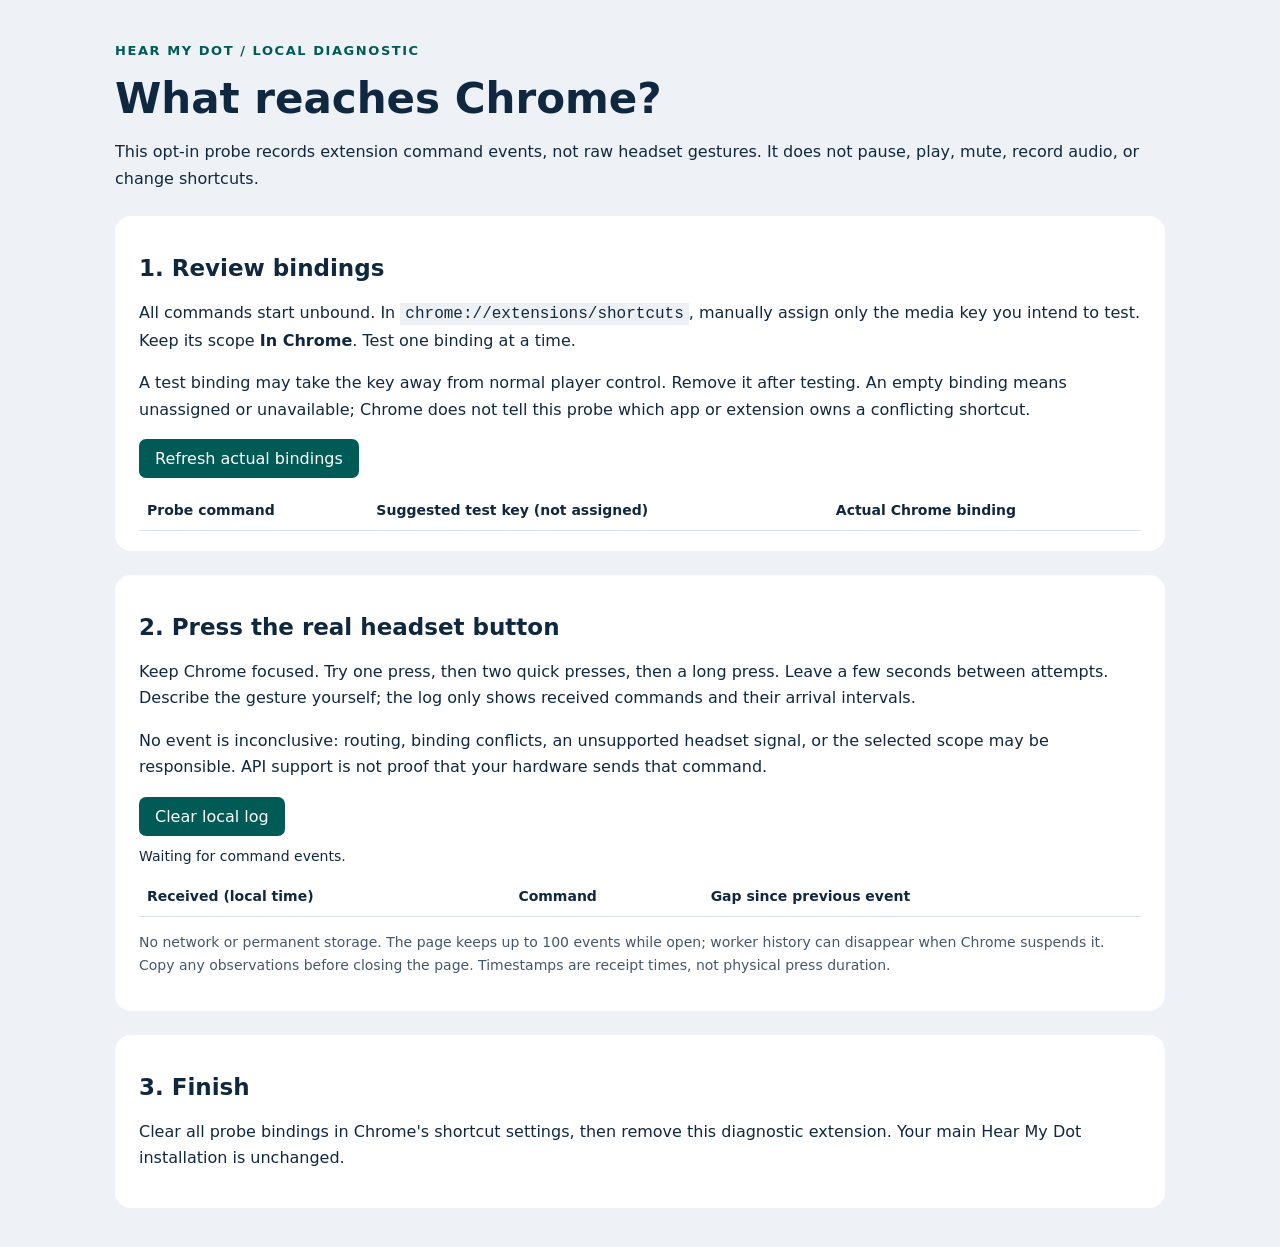
<file: diagnostics/headset-probe/index.html>
<!doctype html>
<html lang="en">
<head><meta charset="utf-8"><meta name="viewport" content="width=device-width,initial-scale=1">
<title>Headset command probe — local only</title><link rel="stylesheet" href="style.css"></head>
<body><main>
<p class="eyebrow">HEAR MY DOT / LOCAL DIAGNOSTIC</p>
<h1>What reaches Chrome?</h1>
<p>This opt-in probe records extension command events, not raw headset gestures. It does not pause, play, mute, record audio, or change shortcuts.</p>
<section><h2>1. Review bindings</h2>
<p>All commands start unbound. In <code>chrome://extensions/shortcuts</code>, manually assign only the media key you intend to test. Keep its scope <strong>In Chrome</strong>. Test one binding at a time.</p>
<p>A test binding may take the key away from normal player control. Remove it after testing. An empty binding means unassigned or unavailable; Chrome does not tell this probe which app or extension owns a conflicting shortcut.</p>
<button id="refresh">Refresh actual bindings</button><span id="binding-status" role="status"></span>
<table><thead><tr><th>Probe command</th><th>Suggested test key (not assigned)</th><th>Actual Chrome binding</th></tr></thead><tbody id="bindings"></tbody></table>
</section>
<section><h2>2. Press the real headset button</h2>
<p>Keep Chrome focused. Try one press, then two quick presses, then a long press. Leave a few seconds between attempts. Describe the gesture yourself; the log only shows received commands and their arrival intervals.</p>
<p>No event is inconclusive: routing, binding conflicts, an unsupported headset signal, or the selected scope may be responsible. API support is not proof that your hardware sends that command.</p>
<button id="clear">Clear local log</button><span id="log-status" role="status">Waiting for command events.</span>
<table><thead><tr><th>Received (local time)</th><th>Command</th><th>Gap since previous event</th></tr></thead><tbody id="events"></tbody></table>
<p class="note">No network or permanent storage. The page keeps up to 100 events while open; worker history can disappear when Chrome suspends it. Copy any observations before closing the page. Timestamps are receipt times, not physical press duration.</p>
</section>
<section><h2>3. Finish</h2><p>Clear all probe bindings in Chrome's shortcut settings, then remove this diagnostic extension. Your main Hear My Dot installation is unchanged.</p></section>
</main><script src="index.js"></script></body></html>
</file>
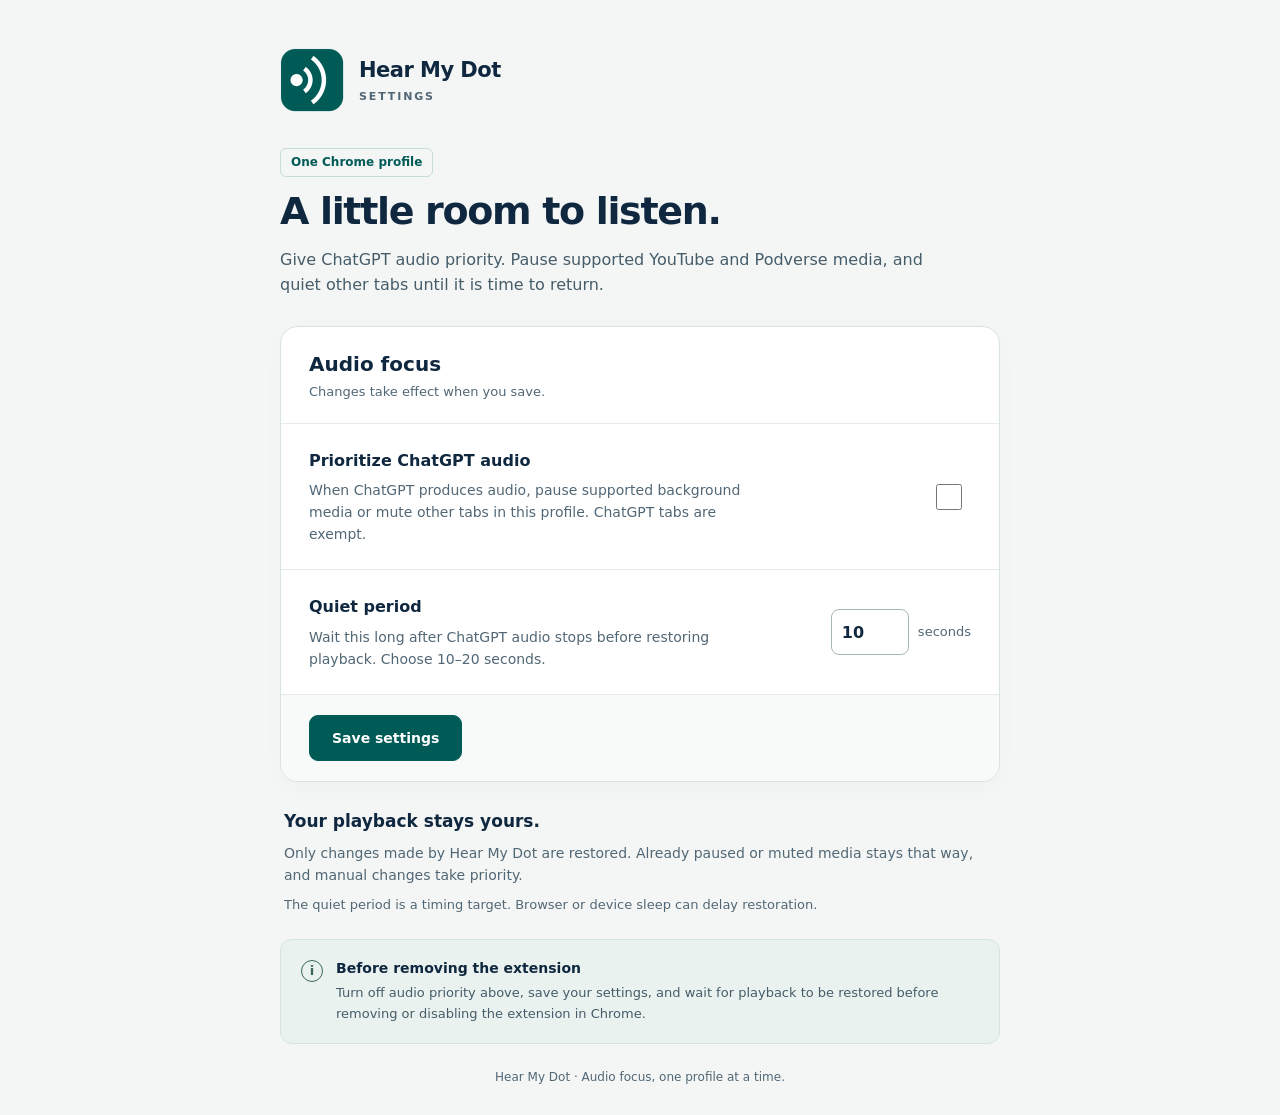
<file: extension/options.html>
<!doctype html>
<html lang="en">
<head>
  <meta charset="utf-8">
  <meta name="viewport" content="width=device-width, initial-scale=1">
  <meta name="color-scheme" content="light">
  <title>Settings — Hear My Dot</title>
  <link rel="stylesheet" href="options.css">
</head>
<body>
  <main class="settings">
    <header class="brand">
      <img src="icons/active-128.png" width="64" height="64" alt="">
      <div><p class="brand-name">Hear My Dot</p><p class="eyebrow">SETTINGS</p></div>
    </header>

    <section class="intro" aria-labelledby="page-title">
      <span class="scope">One Chrome profile</span>
      <h1 id="page-title">A little room to listen.</h1>
      <p>Give ChatGPT audio priority. Pause supported YouTube and Podverse media, and quiet other tabs until it is time to return.</p>
    </section>

    <section class="panel" aria-labelledby="focus-title">
      <div class="panel-heading">
        <h2 id="focus-title">Audio focus</h2>
        <p>Changes take effect when you save.</p>
      </div>

      <div class="setting-row priority-row">
        <div>
          <label class="setting-label" for="enabled">Prioritize ChatGPT audio</label>
          <p id="enabled-help" class="help">When ChatGPT produces audio, pause supported background media or mute other tabs in this profile. ChatGPT tabs are exempt.</p>
        </div>
        <input id="enabled" type="checkbox" aria-describedby="enabled-help">
      </div>

      <div class="setting-row quiet-row">
        <div>
          <label class="setting-label" for="quiet">Quiet period</label>
          <p id="quiet-help" class="help">Wait this long after ChatGPT audio stops before restoring playback. Choose 10–20 seconds.</p>
        </div>
        <div class="number-field">
          <input id="quiet" type="number" min="10" max="20" value="10" aria-describedby="quiet-help timing-note">
          <span aria-hidden="true">seconds</span>
        </div>
      </div>

      <div class="panel-footer">
        <button id="save" type="button">Save settings</button>
        <p id="status" role="status" aria-live="polite" aria-atomic="true"></p>
      </div>
    </section>

    <section class="details" aria-labelledby="restore-title">
      <h2 id="restore-title">Your playback stays yours.</h2>
      <p>Only changes made by Hear My Dot are restored. Already paused or muted media stays that way, and manual changes take priority.</p>
      <p id="timing-note">The quiet period is a timing target. Browser or device sleep can delay restoration.</p>
    </section>

    <aside class="removal-note" aria-labelledby="removal-title">
      <span class="note-mark" aria-hidden="true">i</span>
      <div><h2 id="removal-title">Before removing the extension</h2>
      <p>Turn off audio priority above, save your settings, and wait for playback to be restored before removing or disabling the extension in Chrome.</p></div>
    </aside>
    <footer class="page-footer">Hear My Dot · Audio focus, one profile at a time.</footer>
  </main>
  <script src="options.js"></script>
</body>
</html>
</file>
<file: diagnostics/headset-probe/style.css>
:root{font-family:system-ui,sans-serif;color:#10283f;background:#eef2f6;font-size:16px}body{margin:0}main{max-width:1050px;margin:40px auto;padding:0 24px}h1{font-size:42px;margin:10px 0}h2{font-size:23px}.eyebrow{font-size:13px;font-weight:700;letter-spacing:.12em;color:#005b57}p{line-height:1.65}section{padding:20px 24px;margin:24px 0;border-radius:16px;background:white}button{background:#005b57;color:white;border:0;border-radius:7px;padding:10px 16px;font:inherit;cursor:pointer}button:focus-visible{outline:3px solid #10283f;outline-offset:3px}[role=status]{display:block;margin:12px 0;font-size:14px}table{border-collapse:collapse;width:100%;font-size:14px;text-align:left}th,td{padding:12px 8px;border-bottom:1px solid #d9e1e9;overflow-wrap:anywhere}code{background:#edf1f5;padding:2px 5px}.note{font-size:14px;color:#45576b}
</file>
<file: extension/options.css>
:root {
  font-family: system-ui, -apple-system, BlinkMacSystemFont, "Segoe UI", sans-serif;
  color: #10283f;
  background: #f3f6f5;
  font-size: 16px;
  line-height: 1.6;
  color-scheme: light;
}
* { box-sizing: border-box; }
body { margin: 0; }
.settings { width: min(100% - 48px, 720px); margin: 48px auto 28px; }
.brand { display: flex; align-items: center; gap: 15px; }
.brand img { flex: none; }
.brand p { margin: 0; }
.brand-name { font-size: 21px; font-weight: 750; letter-spacing: -.025em; }
.eyebrow { color: #526775; font-size: 11px; font-weight: 700; letter-spacing: .17em; }
.intro { margin: 36px 0 28px; }
.scope { display: inline-block; padding: 4px 10px; border: 1px solid #c6dcd7; border-radius: 6px; color: #005b57; font-size: 12px; font-weight: 650; }
h1 { margin: 12px 0; font-size: clamp(28px, 5vw, 38px); line-height: 1.2; letter-spacing: -.035em; font-weight: 750; }
p { margin: 0; }
.intro p { max-width: 650px; color: #465c69; }
h2 { margin: 0; font-size: 17px; line-height: 1.45; }
.panel { overflow: hidden; background: #fff; border: 1px solid #d8e2df; border-radius: 18px; box-shadow: 0 6px 24px #10283f06; }
.panel-heading { padding: 23px 28px 20px; border-bottom: 1px solid #e5ece9; }
.panel-heading h2 { font-size: 20px; }
.panel-heading p { margin-top: 3px; color: #526775; font-size: 13px; }
.setting-row { display: grid; grid-template-columns: minmax(0, 1fr) auto; gap: 28px; align-items: center; padding: 24px 28px; }
.priority-row { border-bottom: 1px solid #e5ece9; }
.setting-label { display: inline-block; font-size: 16px; font-weight: 700; cursor: pointer; }
.help { color: #526775; font-size: 14px; line-height: 1.55; margin-top: 7px; max-width: 440px; }
#enabled { width: 26px; height: 26px; margin: 9px; accent-color: #005b57; cursor: pointer; }
.number-field { display: flex; align-items: center; gap: 9px; }
.number-field span { color: #526775; font-size: 13px; }
#quiet { width: 78px; min-height: 46px; padding: 8px 10px; border: 1px solid #a5b7b2; border-radius: 8px; background: #fff; color: #10283f; font: inherit; font-weight: 600; }
.panel-footer { padding: 20px 28px; background: #f8faf9; border-top: 1px solid #e5ece9; display: flex; align-items: center; gap: 18px; }
button { min-height: 46px; padding: 10px 22px; border: 1px solid #005b57; border-radius: 9px; background: #005b57; color: #fff; font: inherit; font-size: 14px; font-weight: 650; cursor: pointer; }
button:hover { background: #004b48; }
button:active { background: #003f3c; }
:focus-visible { outline: 3px solid #227e9f; outline-offset: 4px; }
#status { min-height: 24px; color: #005b57; font-size: 14px; }
.details { padding: 27px 4px 23px; }
.details p { margin-top: 8px; color: #526775; font-size: 14px; }
#timing-note { font-size: 13px; }
.removal-note { display: flex; align-items: flex-start; gap: 13px; border: 1px solid #d3e3df; border-radius: 12px; background: #eaf2ef; padding: 18px 20px; }
.note-mark { flex: none; width: 22px; height: 22px; border: 1.5px solid #38675c; border-radius: 50%; color: #38675c; text-align: center; font-size: 13px; font-weight: 700; line-height: 19px; margin-top: 2px; }
.removal-note h2 { font-size: 14px; }
.removal-note p { margin-top: 5px; color: #465c69; font-size: 13px; }
.page-footer { margin-top: 24px; color: #526775; font-size: 12px; text-align: center; }
@media (max-width: 540px) {
  .settings { width: calc(100% - 32px); margin-top: 26px; }
  .brand img { width: 52px; height: 52px; }
  .intro { margin-top: 28px; }
  .panel-heading, .setting-row, .panel-footer { padding: 20px; }
  .setting-row { gap: 12px; }
  .quiet-row { grid-template-columns: 1fr; gap: 14px; }
  .panel-footer { flex-wrap: wrap; gap: 10px 16px; }
  .removal-note { padding: 17px; }
}
@media (forced-colors: active) {
  .scope, .panel, .removal-note, #quiet, button { border-color: CanvasText; }
  .note-mark { border-color: CanvasText; }
}
</file>
